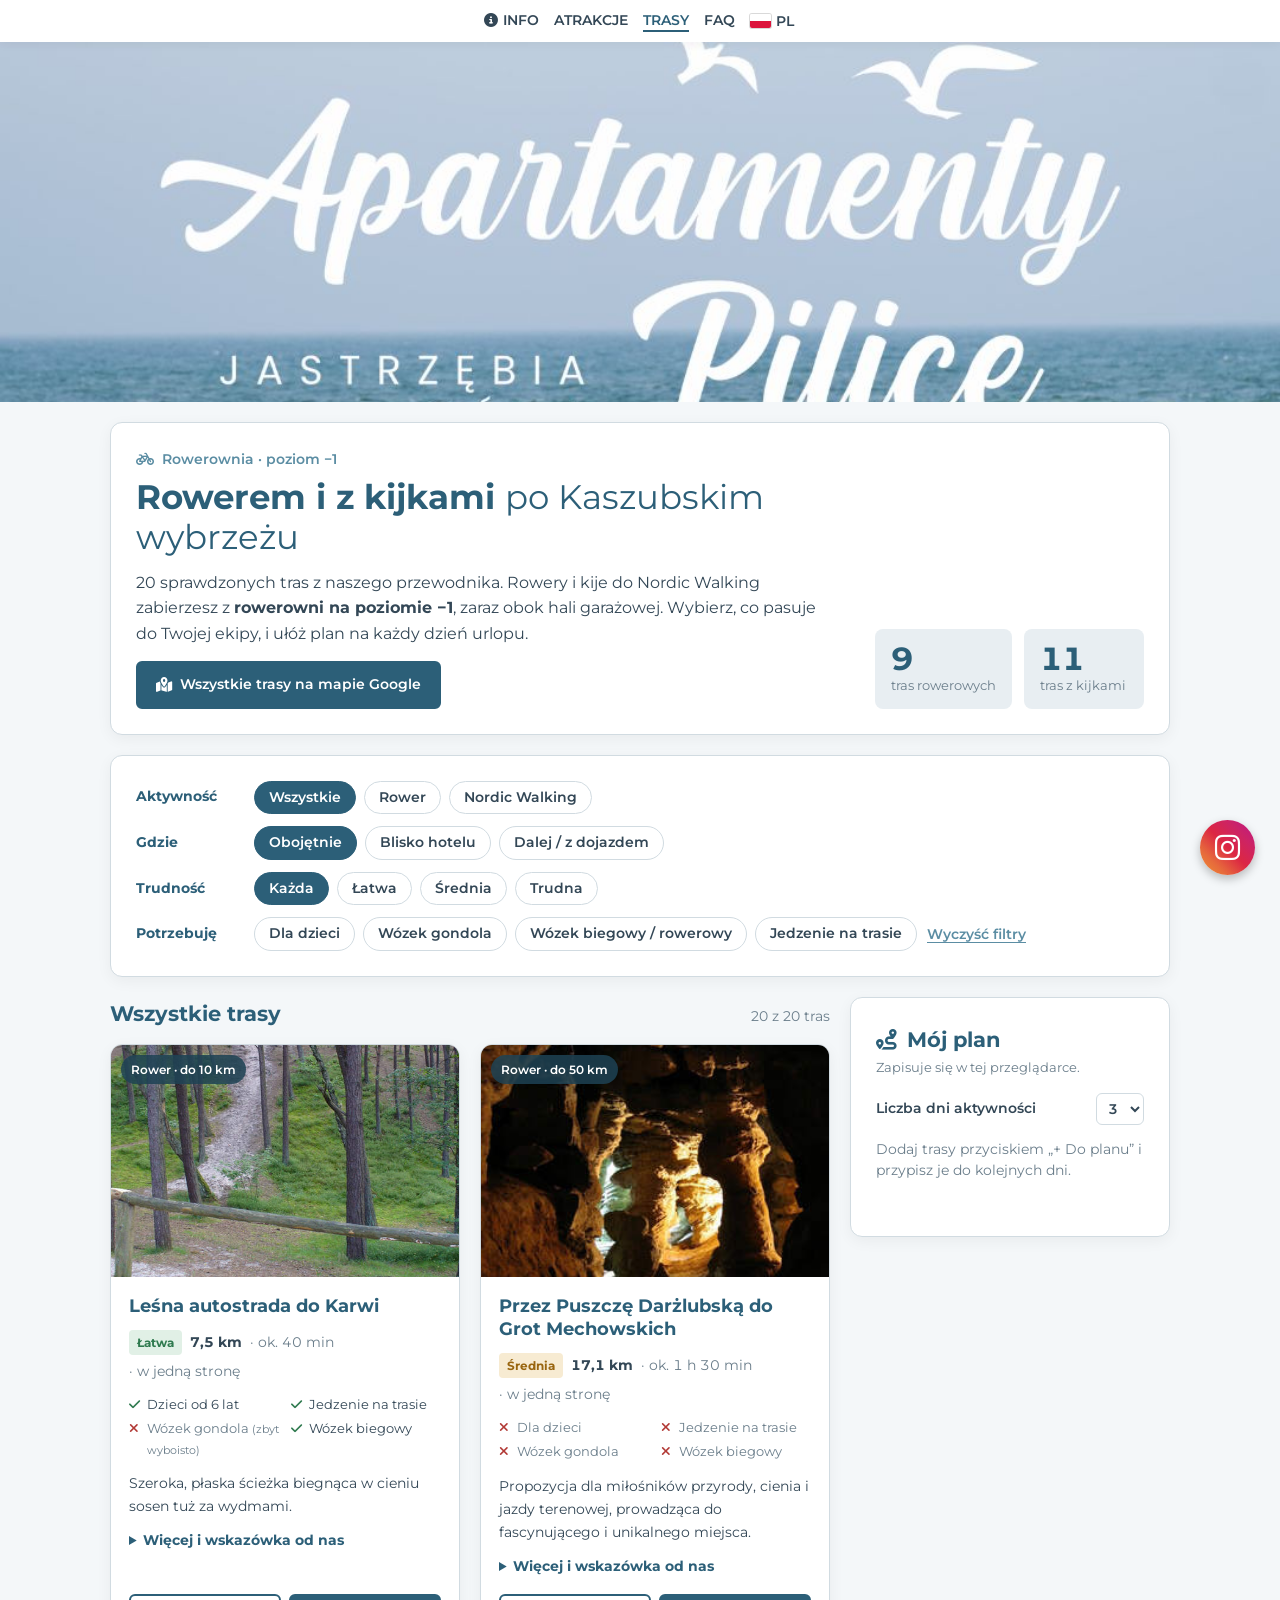
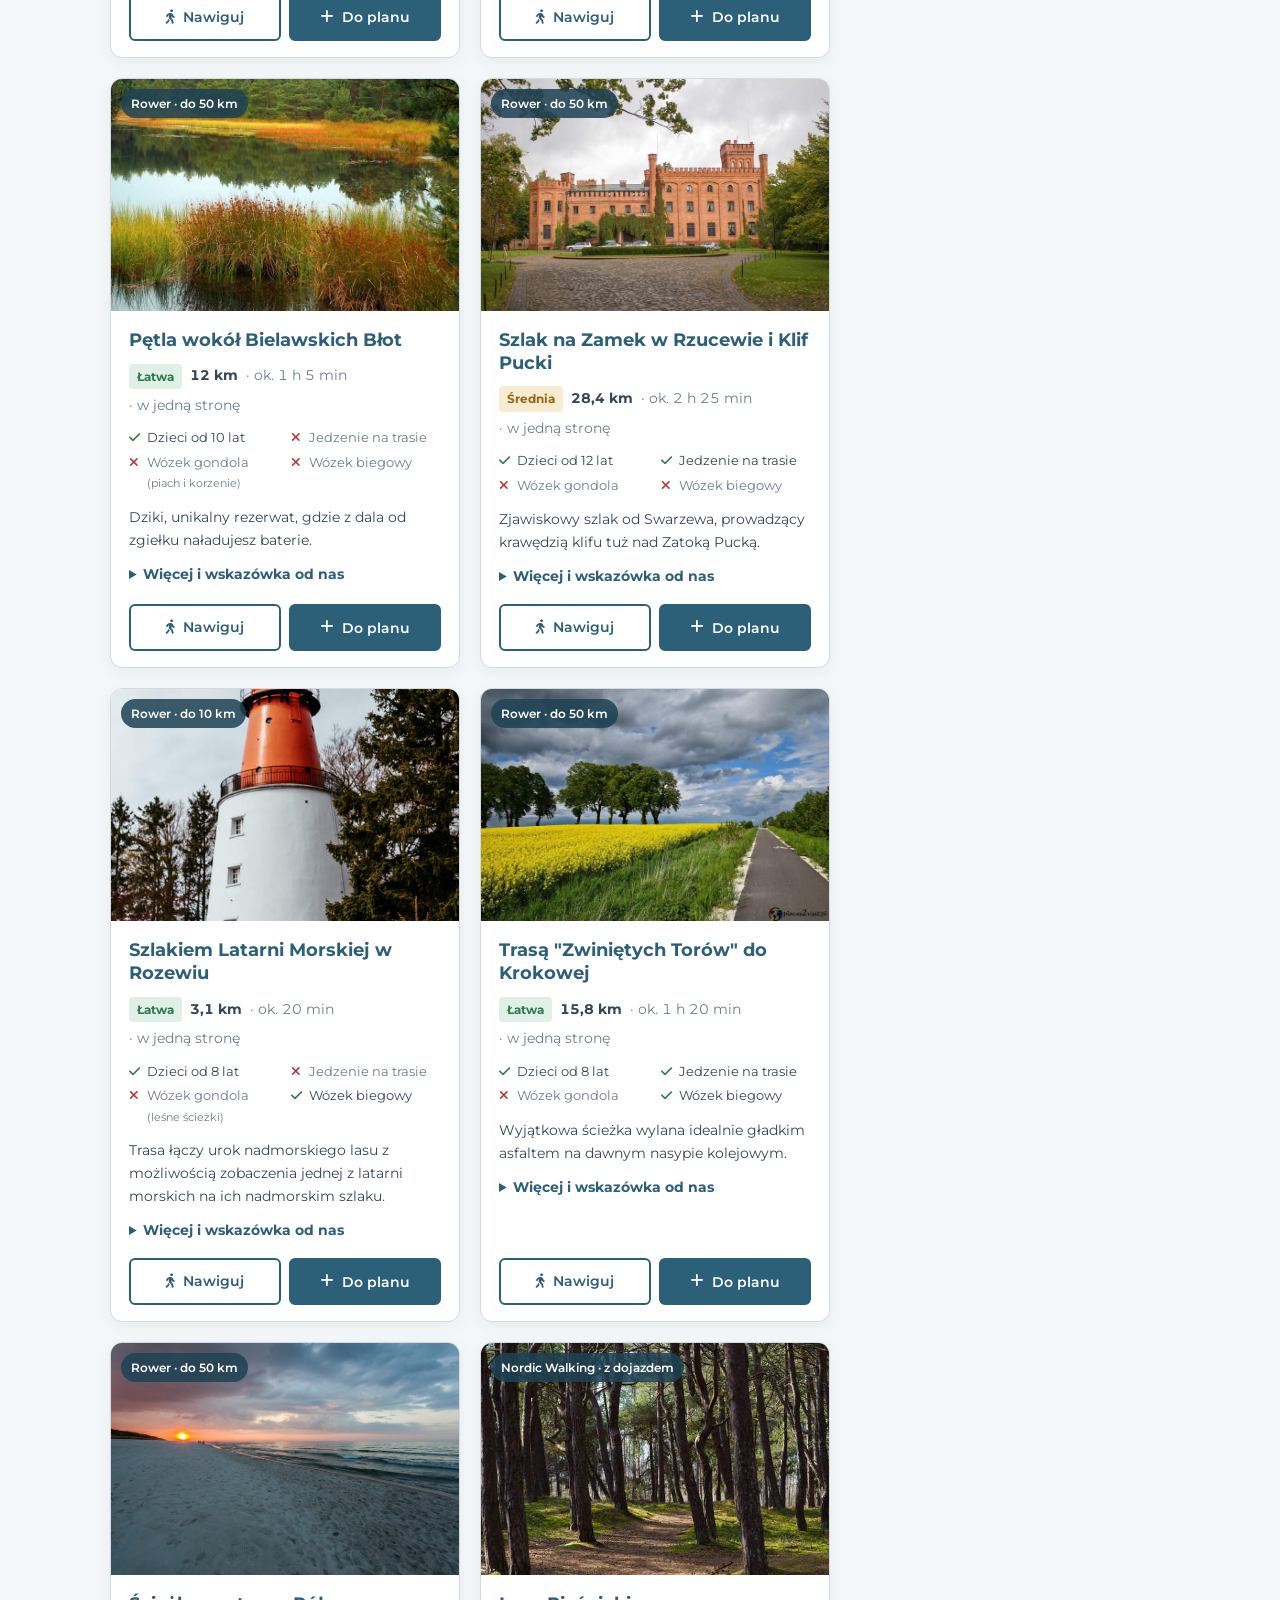
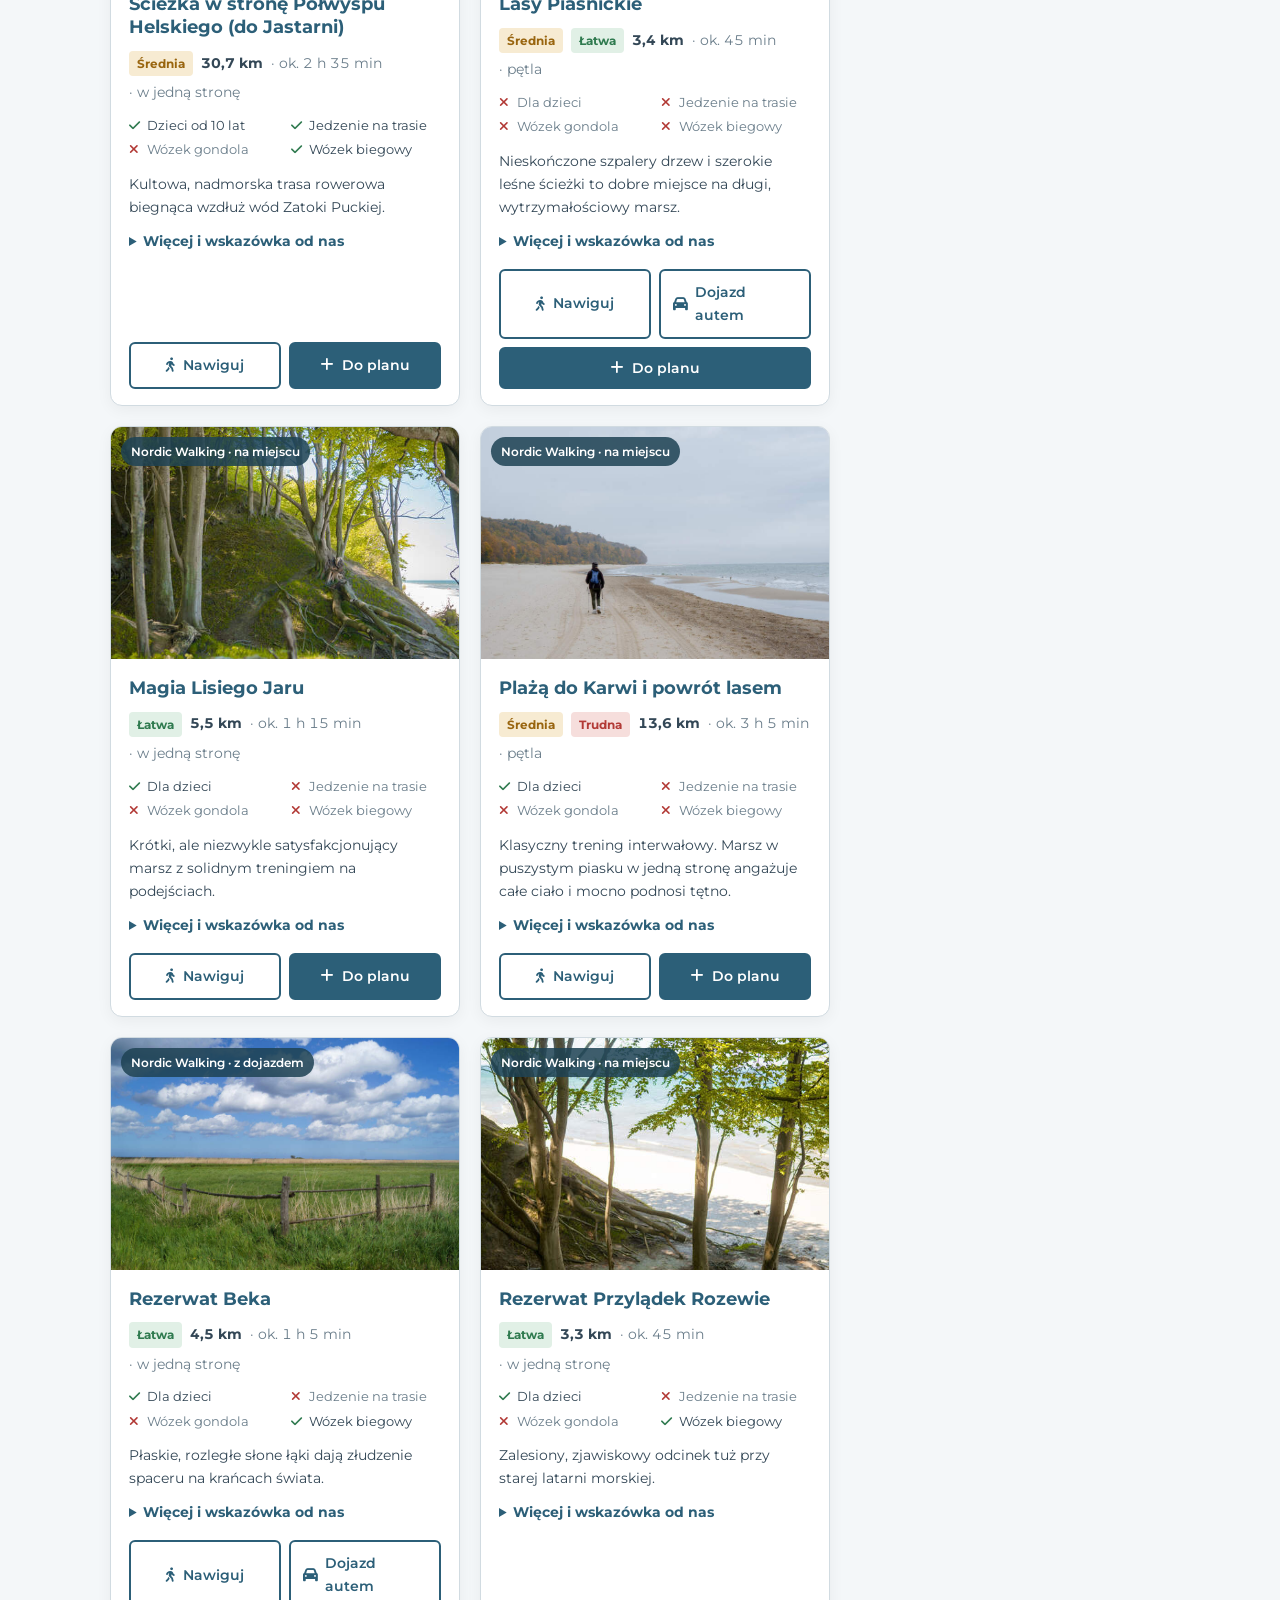
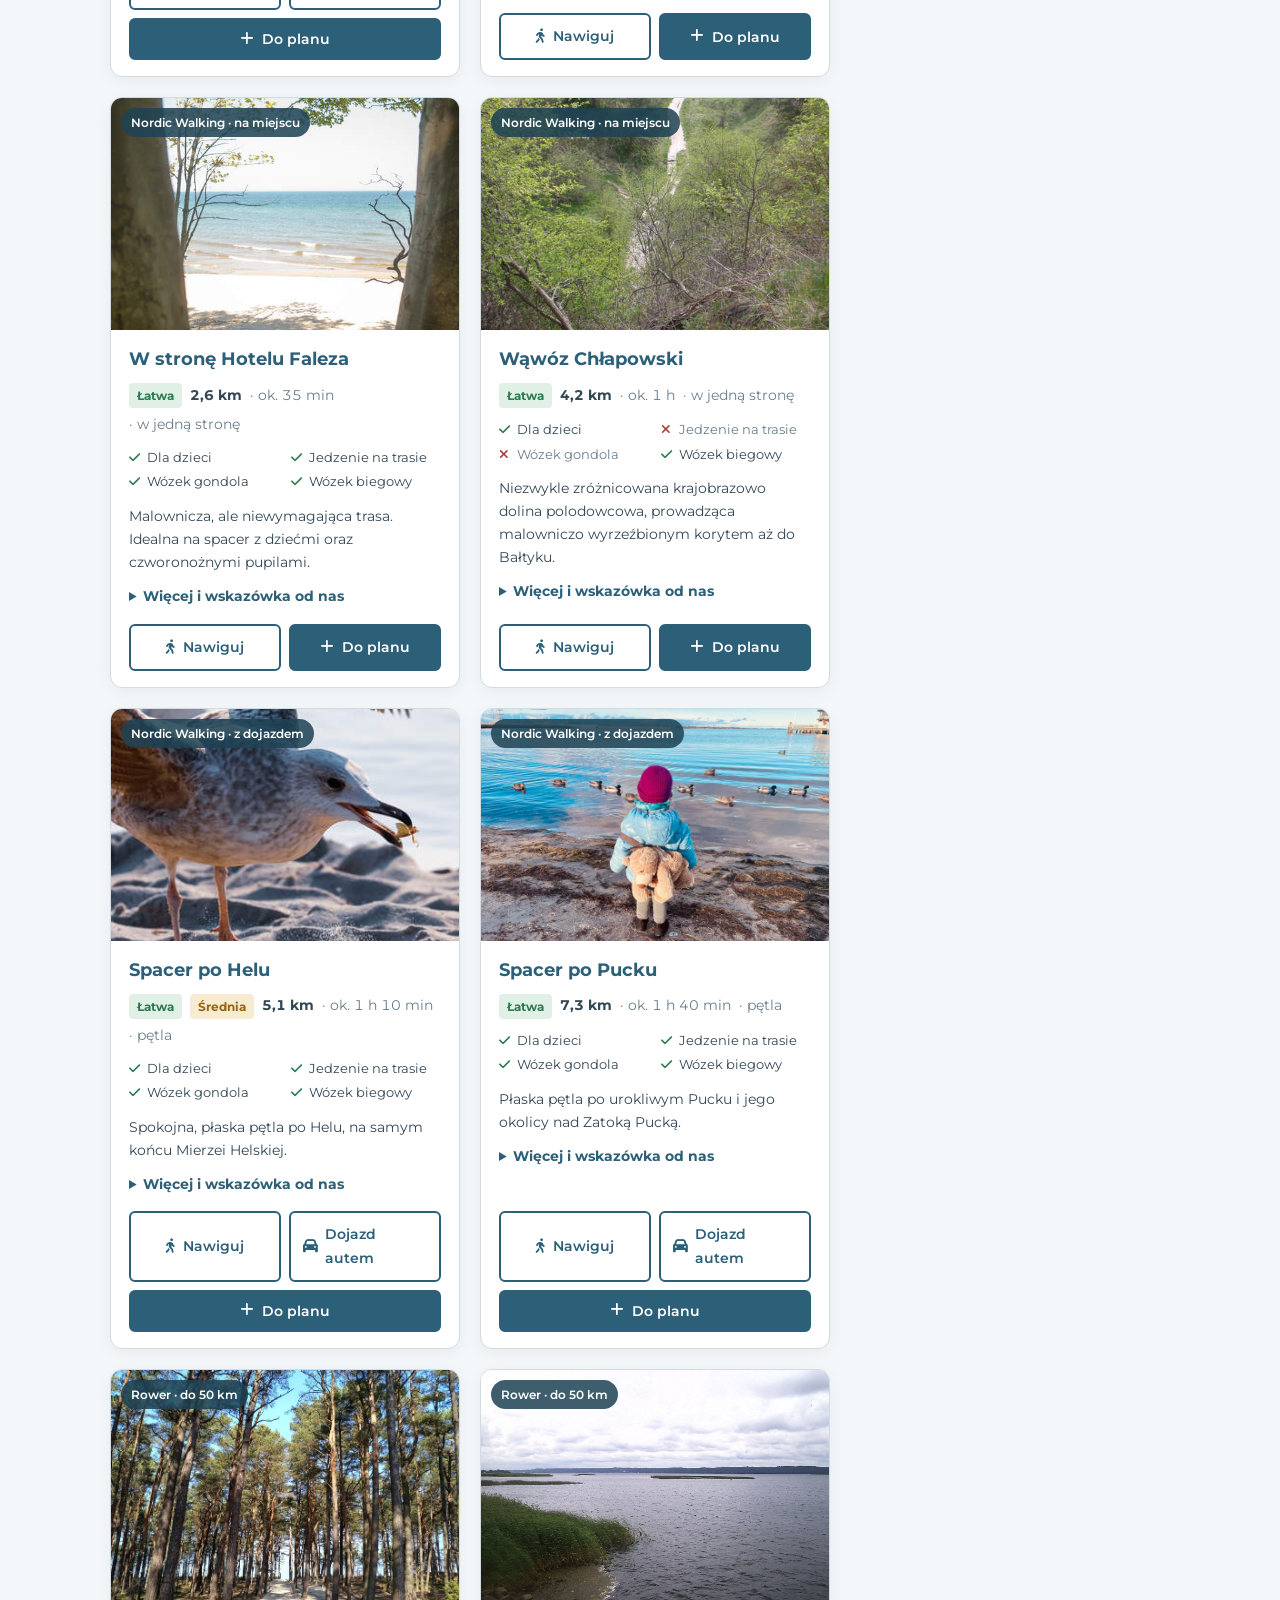
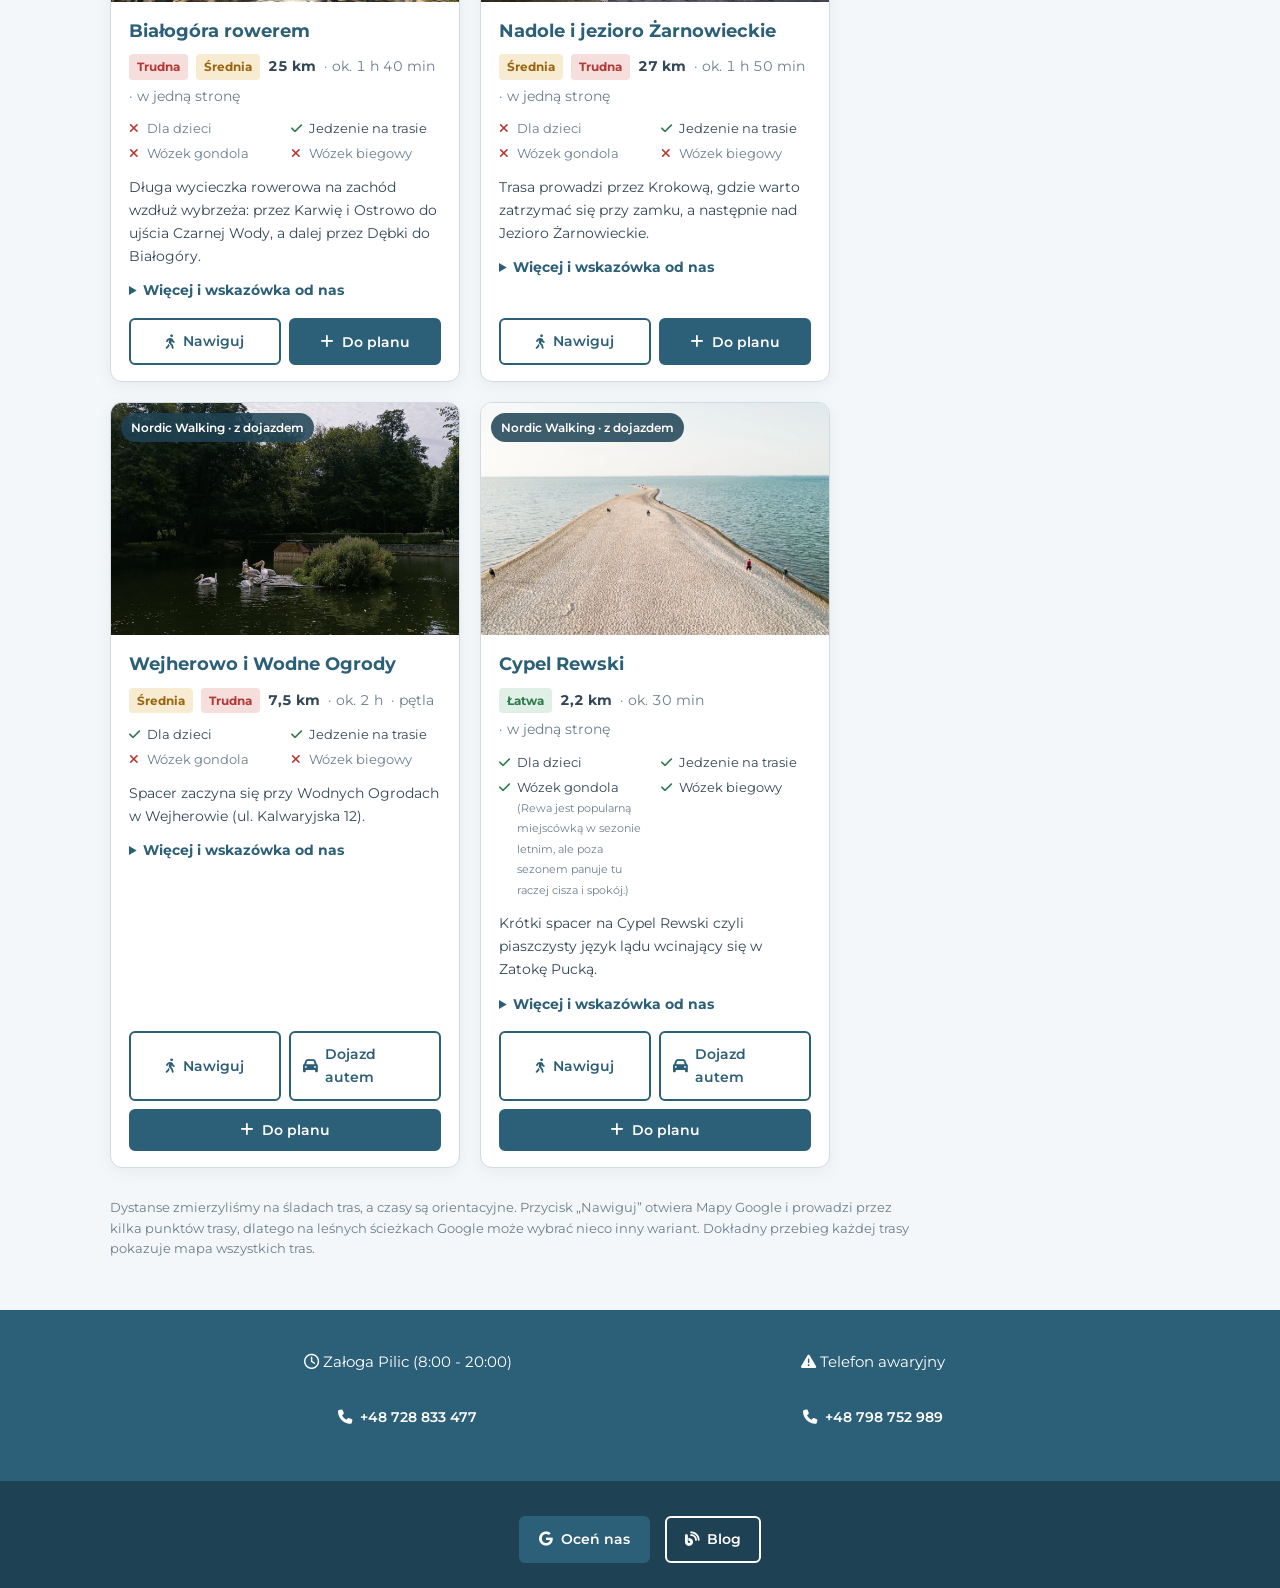
<file: trasy/index.html>
<!DOCTYPE html>
<html lang="pl">
<head>
    <meta charset="UTF-8">
    <meta name="viewport" content="width=device-width, initial-scale=1.0, viewport-fit=cover">
    <title>Planer tras Rower &amp; Nordic Walking - Apartamenty Pilice</title>
    <link href="https://fonts.googleapis.com/css2?family=Montserrat:wght@300;400;600;700&display=swap" rel="stylesheet">
    <link rel="stylesheet" href="https://cdnjs.cloudflare.com/ajax/libs/font-awesome/6.4.0/css/all.min.css">
    <link rel="stylesheet" href="../css/style.css">
    <!-- App: home-screen icon, colours and offline mode -->
    <link rel="manifest" href="../manifest.json">
    <link rel="icon" type="image/png" sizes="192x192" href="../icon-192.png">
    <link rel="apple-touch-icon" href="../icon-192.png">
    <meta name="theme-color" content="#2C5F78">
    <meta name="mobile-web-app-capable" content="yes">
    <meta name="apple-mobile-web-app-title" content="Pilice Guide">
</head>
<body class="page-trasy">

<nav class="top-nav">
    <ul>
        <li><a href="../index.html#info"><i class="fa-solid fa-circle-info"></i> Info</a></li>
        <li><a href="../index.html#rekreacja">Atrakcje</a></li>
        <li><a href="index.html" aria-current="page">Trasy</a></li>
        <li><a href="../index.html#faq">FAQ</a></li>
        <li class="nav-lang-item">
            <span class="lang-flag" id="lang-flag" aria-hidden="true"><svg viewBox="0 0 16 10" preserveAspectRatio="none"><rect width="16" height="5" fill="#fff"/><rect y="5" width="16" height="5" fill="#DC143C"/></svg></span>
            <select id="language-selector" aria-label="Język">
                <option value="index.html" selected>PL</option>
                <option value="../index_en.html">EN</option>
                <option value="../index_de.html">DE</option>
            </select>
        </li>
    </ul>
   <!--<div class="construction-banner">Już wkrótce :)</div>-->
</nav>

<header class="hero"></header>

<main class="container">

  <section class="card intro">
    <div>
      <p class="intro-place"><i class="fa-solid fa-bicycle"></i> Rowerownia · poziom −1</p>
      <h1>Rowerem i z kijkami <em>po Kaszubskim wybrzeżu</em></h1>
      <p class="lede"><span id="nAll">16</span> sprawdzonych tras z naszego przewodnika. Rowery i kije do Nordic Walking zabierzesz z <b>rowerowni na poziomie −1</b>, zaraz obok hali garażowej. Wybierz, co pasuje do Twojej ekipy, i ułóż plan na każdy dzień urlopu.</p>
      <a class="btn mapall" id="mapAll" href="#" target="_blank" rel="noopener" hidden><i class="fa-solid fa-map-location-dot"></i> Wszystkie trasy na mapie Google</a>
    </div>
    <div class="counts" aria-label="Liczba tras">
      <div class="count"><strong id="nBike">–</strong><span>tras rowerowych</span></div>
      <div class="count"><strong id="nNw">–</strong><span>tras z kijkami</span></div>
    </div>
  </section>

  <section class="card filters" aria-label="Filtry">
    <div class="frow" role="group" aria-label="Aktywność"><span class="flabel">Aktywność</span>
      <button class="chip" id="f-type-all" data-f="type" data-v="all" aria-pressed="true">Wszystkie</button>
      <button class="chip" id="f-type-bike" data-f="type" data-v="bike" aria-pressed="false">Rower</button>
      <button class="chip" id="f-type-nw" data-f="type" data-v="nw" aria-pressed="false">Nordic Walking</button>
    </div>
    <div class="frow" role="group" aria-label="Odległość"><span class="flabel">Gdzie</span>
      <button class="chip" id="f-zone-all" data-f="zone" data-v="all" aria-pressed="true">Obojętnie</button>
      <button class="chip" id="f-zone-near" data-f="zone" data-v="near" aria-pressed="false">Blisko hotelu</button>
      <button class="chip" id="f-zone-far" data-f="zone" data-v="far" aria-pressed="false">Dalej / z dojazdem</button>
    </div>
    <div class="frow" role="group" aria-label="Poziom trudności"><span class="flabel">Trudność</span>
      <button class="chip" id="f-diff-all" data-f="diff" data-v="all" aria-pressed="true">Każda</button>
      <button class="chip" id="f-diff-1" data-f="diff" data-v="1" aria-pressed="false">Łatwa</button>
      <button class="chip" id="f-diff-2" data-f="diff" data-v="2" aria-pressed="false">Średnia</button>
      <button class="chip" id="f-diff-3" data-f="diff" data-v="3" aria-pressed="false">Trudna</button>
    </div>
    <div class="frow" role="group" aria-label="Z kim"><span class="flabel">Potrzebuję</span>
      <button class="chip" id="f-kids" data-t="kids" aria-pressed="false">Dla dzieci</button>
      <button class="chip" id="f-gondola" data-t="gondola" aria-pressed="false">Wózek gondola</button>
      <button class="chip" id="f-runner" data-t="runner" aria-pressed="false">Wózek biegowy / rowerowy</button>
      <button class="chip" id="f-food" data-t="food" aria-pressed="false">Jedzenie na trasie</button>
      <button class="reset" id="f-reset" type="button">Wyczyść filtry</button>
    </div>
  </section>

  <div class="layout">
    <div>
      <div class="resultbar"><h2 id="resTitle">Wszystkie trasy</h2><p id="resCount"></p></div>
      <div class="grid" id="grid"></div>
    </div>
    <aside class="card plan" id="plan" aria-label="Mój plan">
      <div>
        <h2><i class="fa-solid fa-route"></i> Mój plan</h2>
        <p class="sub">Zapisuje się w tej przeglądarce.</p>
      </div>
      <label class="stay" for="days">Liczba dni aktywności
        <select id="days"></select>
      </label>
      <div id="planBody"></div>
      <div class="total" id="total" hidden></div>
      <div class="planactions" id="planActions" hidden>
        <button class="btn" id="copyPlan" type="button"><i class="fa-regular fa-copy"></i> Kopiuj plan</button>
        <button class="btn btn-outline" id="clearPlan" type="button">Wyczyść</button>
      </div>
      <p class="status" id="status" role="status"></p>
      <textarea id="copyfallback" hidden readonly aria-label="Plan do skopiowania"></textarea>
    </aside>
  </div>

  <p class="note">Dystanse zmierzyliśmy na śladach tras, a czasy są orientacyjne. Przycisk „Nawiguj” otwiera Mapy Google i prowadzi przez kilka punktów trasy, dlatego na leśnych ścieżkach Google może wybrać nieco inny wariant. Dokładny przebieg każdej trasy pokazuje mapa wszystkich tras.</p>
</main>

<footer class="footer-main">
    <div class="footer-container">
        <div class="footer-section">
            <p><i class="fa-regular fa-clock"></i> Załoga Pilic (8:00 - 20:00)</p>
            <a href="tel:+48728833477" class="btn">
                <i class="fa-solid fa-phone"></i> +48 728 833 477
            </a>
        </div>
        <div class="footer-section">
            <p><i class="fa-solid fa-triangle-exclamation"></i> Telefon awaryjny</p>
            <a href="tel:+48798752989" class="btn">
                <i class="fa-solid fa-phone"></i> +48 798 752 989
            </a>
        </div>
    </div>
</footer>

<div class="footer-secondary">
    <div class="footer-links-container">
        <a href="https://g.page/r/CXRovuStNT1yEBM/review" target="_blank" rel="noopener" class="btn">
            <i class="fa-brands fa-google"></i> Oceń nas
        </a>
        <a href="https://www.apartamenty-pilice.pl/blog" target="_blank" rel="noopener" class="btn btn-outline-light">
            <i class="fa-solid fa-blog"></i> Blog
        </a>
    </div>
</div>

<button class="fab" id="fab" type="button">Mój plan</button>

<div class="ig-floating-container">
    <div class="ig-popup">Pokaż jak świetnie bawisz się w JG i oznacz nas na IG!</div>
    <a href="https://www.instagram.com/apartamentypilice/" target="_blank" rel="noopener" class="ig-btn" aria-label="Instagram">
        <i class="fa-brands fa-instagram"></i>
    </a>
</div>

<script src="trasy.js"></script>
<script src="../js/main.js"></script>
</body>
</html>
</file>
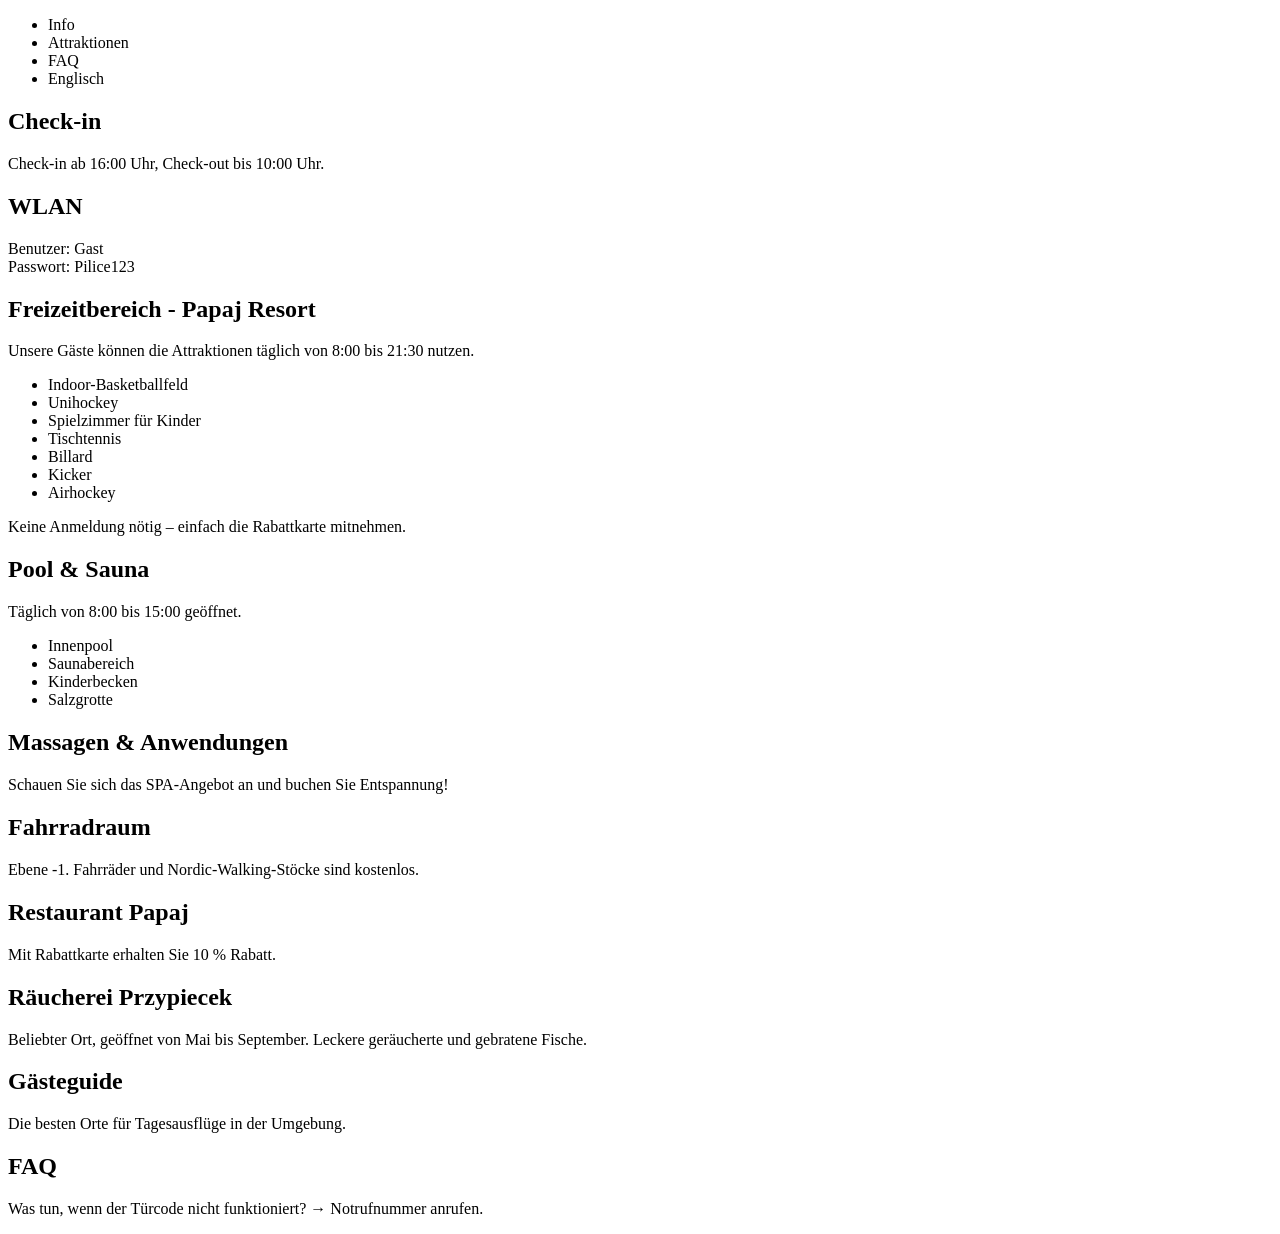
<file: index_de.html.html>
<!DOCTYPE html>
<html lang="de">
<head>
<meta charset="UTF-8">
<meta name="viewport" content="width=device-width, initial-scale=1.0">
<title>Apartamenty Pilice - Gästeguide</title>
</head>
<body>

<nav>
<ul>
<li>Info</li>
<li>Attraktionen</li>
<li>FAQ</li>
<li>Englisch</li>
</ul>
</nav>

<h2>Check-in</h2>
<p>Check-in ab 16:00 Uhr, Check-out bis 10:00 Uhr.</p>

<h2>WLAN</h2>
<p>Benutzer: Gast<br>Passwort: Pilice123</p>

<h2>Freizeitbereich - Papaj Resort</h2>
<p>Unsere Gäste können die Attraktionen täglich von 8:00 bis 21:30 nutzen.</p>

<ul>
<li>Indoor-Basketballfeld</li>
<li>Unihockey</li>
<li>Spielzimmer für Kinder</li>
<li>Tischtennis</li>
<li>Billard</li>
<li>Kicker</li>
<li>Airhockey</li>
</ul>

<p>Keine Anmeldung nötig – einfach die Rabattkarte mitnehmen.</p>

<h2>Pool & Sauna</h2>
<p>Täglich von 8:00 bis 15:00 geöffnet.</p>

<ul>
<li>Innenpool</li>
<li>Saunabereich</li>
<li>Kinderbecken</li>
<li>Salzgrotte</li>
</ul>

<h2>Massagen & Anwendungen</h2>
<p>Schauen Sie sich das SPA-Angebot an und buchen Sie Entspannung!</p>

<h2>Fahrradraum</h2>
<p>Ebene -1. Fahrräder und Nordic-Walking-Stöcke sind kostenlos.</p>

<h2>Restaurant Papaj</h2>
<p>Mit Rabattkarte erhalten Sie 10 % Rabatt.</p>

<h2>Räucherei Przypiecek</h2>
<p>Beliebter Ort, geöffnet von Mai bis September. Leckere geräucherte und gebratene Fische.</p>

<h2>Gästeguide</h2>
<p>Die besten Orte für Tagesausflüge in der Umgebung.</p>

<h2>FAQ</h2>
<p>Was tun, wenn der Türcode nicht funktioniert? → Notrufnummer anrufen.</p>

</body>
</html>
</file>
<file: css/style.css>
/* ==========================================================
   Apartamenty Pilice – wspólny arkusz stylów
   Used by: index.html, index_en.html, index_de.html, trasy/index.html

   1. Colours & base
   2. Navigation + language selector
   3. Hero & search
   4. Layout & cards
   5. Carousel
   6. Buttons & frames
   7. FAQ
   8. Footer
   9. Instagram button
   10. Route planner (trasy/index.html only, scoped to .page-trasy)
   11. Responsive
   ========================================================== */


/* ---------- 1. Colours & base ---------- */
:root {
    --primary: #2C5F78;
    --secondary: #5B8DA3;
    --bg-color: #F4F7F9;
    --card-bg: #FFFFFF;
    --text-color: #334756;
    --muted: #6B7E8B;
    --frame-bg: #E8EEF2;
    --border-color: #D1DBE1;
    --nav-bg: rgba(255, 255, 255, 0.95);
    --footer-alt: #1E4254;
    --shadow: 0 4px 15px rgba(0,0,0,0.05);

    /* Difficulty labels in the route planner */
    --easy: #2F7A4F;  --easy-bg: #E1F0E6;
    --mid:  #99650F;  --mid-bg:  #F7EBD2;
    --hard: #B23A36;  --hard-bg: #F6DEDC;

    /* Real value is measured by JavaScript on every page */
    --nav-height: 56px;
}

body {
    font-family: 'Montserrat', sans-serif;
    margin: 0;
    padding: 0;
    color: var(--text-color);
    background-color: var(--bg-color);
    line-height: 1.6;
}

[hidden] { display: none !important; }

a:focus-visible,
button:focus-visible,
select:focus-visible {
    outline: 2px solid var(--secondary);
    outline-offset: 2px;
}


/* ---------- 2. Navigation + language selector ---------- */
.top-nav {
    position: fixed;
    top: 0;
    width: 100%;
    background: var(--nav-bg);
    backdrop-filter: blur(10px);
    box-shadow: 0 2px 10px rgba(0,0,0,0.05);
    z-index: 1000;
    padding: 10px 0;
    padding-top: calc(10px + env(safe-area-inset-top, 0px));
}
.top-nav ul {
    list-style: none;
    margin: 0;
    padding: 0;
    display: flex;
    gap: 15px;
    justify-content: center;
    flex-wrap: wrap;
}
.top-nav a {
    text-decoration: none;
    color: var(--text-color);
    font-weight: 600;
    font-size: 0.85rem;
    text-transform: uppercase;
    display: flex;
    align-items: center;
    gap: 5px;
}
.top-nav a[aria-current="page"] {
    color: var(--primary);
    box-shadow: inset 0 -2px 0 var(--primary);
}

.mobile-menu:not(.open) {
    visibility: hidden;
    pointer-events: none;
}

.nav-lang-item {
    display: flex;
    align-items: center;
    gap: 5px;
}
.lang-flag {
    display: inline-flex;
    width: 21px;
    height: 14px;
    border-radius: 2px;
    overflow: hidden;
    box-shadow: 0 0 0 1px rgba(0,0,0,0.15); /* thin frame so the white of the PL flag is visible */
    flex-shrink: 0;
}
.lang-flag svg {
    width: 100%;
    height: 100%;
    display: block;
}
#language-selector {
    background: transparent;
    border: none;
    color: var(--text-color);
    font-family: 'Montserrat', sans-serif;
    font-weight: 600;
    font-size: 0.85rem;
    text-transform: uppercase;
    cursor: pointer;
    outline: none;
    padding: 0;
    appearance: none;
    -webkit-appearance: none;
}
#language-selector option {
    background-color: white;
    color: var(--text-color);
}
.nav-lang-item:hover #language-selector {
    color: var(--primary);
}


/* ---------- 3. Hero & search ---------- */
.hero {
    width: 100%;
    height: 40vh;
    margin-top: var(--nav-height);
    background: var(--primary) url('../img/hero1.jpg') center/cover no-repeat;
}

.search-container {
    text-align: center;
    padding: 18px 20px;
    background-color: var(--bg-color);
}
#searchInput {
    width: 100%;
    max-width: 600px;
    padding: 12px 20px;
    border-radius: 25px;
    border: 1px solid var(--border-color);
    outline: none;
    font-size: 1rem;
    box-shadow: 0 4px 6px rgba(0,0,0,0.05);
    font-family: 'Montserrat', sans-serif;
    box-sizing: border-box;
}


/* ---------- 4. Layout & cards ---------- */
.container { max-width: 1100px; margin: 20px auto; padding: 0 20px; }

.row {
    display: grid;
    grid-template-columns: repeat(auto-fit, minmax(300px, 1fr));
    gap: 20px;
    margin-bottom: 20px;
}

.card {
    background: var(--card-bg);
    border-radius: 12px;
    padding: 25px;
    box-shadow: var(--shadow);
    border: 1px solid var(--border-color);
    display: flex;
    flex-direction: column;
}
.card.big-card {
    display: grid;
    grid-template-columns: 1.2fr 0.8fr;
    gap: 30px;
    margin-bottom: 30px;
}
.card h2 {
    margin-top: 0;
    color: var(--primary);
    font-size: 1.3rem;
    display: flex;
    align-items: center;
    gap: 10px;
}

.icon-list {
    list-style: none;
    padding: 0;
    display: grid;
    grid-template-columns: repeat(auto-fill, minmax(200px, 1fr));
    gap: 10px;
    margin: 15px 0;
}
.icon-list li { display: flex; align-items: center; gap: 8px; font-size: 0.9rem; }
.icon-list i { color: var(--primary); width: 18px; }

/* Embedded PDF guide */
.pdf-container {
    width: 100%;
    height: 300px;
    border-radius: 8px;
    overflow: hidden;
}
.pdf-container iframe { border: none; }


/* ---------- 5. Carousel ---------- */
.carousel {
    position: relative;
    width: 100%;
    aspect-ratio: 16 / 9;   /* fixed ratio so the layout doesn't jump */
    max-height: 450px;
    border-radius: 8px;
    overflow: hidden;
    background: #f0f0f0;    /* shown while the photo loads */
}
.carousel img {
    position: absolute;
    top: 0;
    left: 0;
    width: 100%;
    height: 100%;
    object-fit: cover;
    opacity: 0;
    transition: opacity 0.8s ease-in-out;
    z-index: 1;
}
.carousel img.active {
    opacity: 1;
    z-index: 2;
}


/* ---------- 6. Buttons & frames ---------- */
.btn {
    display: inline-flex;
    align-items: center;
    justify-content: center;
    gap: 8px;
    background: var(--primary);
    color: white;
    padding: 10px 18px;
    border: 2px solid var(--primary);
    border-radius: 6px;
    text-decoration: none;
    font-family: inherit;
    font-weight: 600;
    font-size: 0.9rem;
    transition: 0.3s;
    margin-top: 10px;
    cursor: pointer;
}
.btn-outline { background: transparent; color: var(--primary); }
.btn-outline-light { background: transparent; color: white; border-color: white; }
.btn-start { align-self: flex-start; }      /* keeps a single button from stretching across a card */
.btn-row { display: flex; gap: 10px; margin-top: 15px; }

.frame {
    background-color: var(--frame-bg);
    border-left: 4px solid var(--primary);
    padding: 15px;
    border-radius: 4px;
    margin: 15px 0;
    font-size: 0.9rem;
}


/* ---------- 7. FAQ ---------- */
.card h2.faq-title { margin-bottom: 20px; }

.faq-container {
    display: flex;
    flex-direction: column;
    gap: 12px;
    margin-top: 20px;
}
details.faq-item {
    background: var(--frame-bg);
    border: none;
    border-radius: 8px;
    padding: 0;
    overflow: hidden;
    transition: background 0.3s ease;
}
details.faq-item:hover {
    background: var(--border-color);
}
details.faq-item summary {
    padding: 18px 20px;
    list-style: none;
    font-weight: 700;
    color: var(--primary);
    cursor: pointer;
    font-size: 0.95rem;
}
details.faq-item summary::-webkit-details-marker {
    display: none;
}
details.faq-item p {
    padding: 0 20px 20px 20px;
    margin: 0;
    font-size: 0.9rem;
    color: var(--text-color);
    line-height: 1.5;
    display: flex;
    flex-wrap: wrap;
    gap: 10px;
    align-items: center;
}


/* ---------- 8. Footer ---------- */
.footer-main {
    background: var(--primary);
    color: white;
    padding: 40px 20px;
    margin-top: 50px;
}
.footer-container {
    max-width: 900px;
    margin: 0 auto;
    display: flex;
    flex-wrap: wrap;
    gap: 30px;
    justify-content: space-around;
    text-align: center;
}
.footer-section {
    flex: 1;
    min-width: 250px;
    display: flex;
    flex-direction: column;
    align-items: center;
    gap: 10px;
}
.footer-section p {
    margin: 0;
    font-weight: 400;
    font-size: 0.95rem;
}
.footer-secondary {
    background: var(--footer-alt);
    color: white;
    padding: 25px 20px;
    padding-bottom: calc(25px + env(safe-area-inset-bottom, 0px));
    text-align: center;
}
.footer-links-container {
    display: flex;
    justify-content: center;
    gap: 15px;
    flex-wrap: wrap;
}


/* ---------- 9. Instagram button ---------- */
.ig-floating-container {
    position: fixed;
    bottom: calc(25px + env(safe-area-inset-bottom, 0px));
    right: 25px;
    z-index: 9999;
    display: flex;
    flex-direction: column;
    align-items: flex-end;
    /* The box is as big as the (hidden) popup + button. Let taps pass
       through it, so only the round button itself is clickable. */
    pointer-events: none;
}
.ig-popup {
    background-color: var(--primary);
    color: white;
    padding: 12px 15px;
    border-radius: 8px;
    font-size: 0.85rem;
    margin-bottom: 12px;
    box-shadow: 0 4px 10px rgba(0,0,0,0.15);
    opacity: 0;
    visibility: hidden;
    transition: all 0.3s ease;
    max-width: 220px;
    text-align: center;
    font-weight: 600;
    pointer-events: none;
}
.ig-popup::after {           /* small arrow pointing at the button */
    content: '';
    position: absolute;
    bottom: 52px;
    right: 15px;
    border-width: 8px;
    border-style: solid;
    border-color: var(--primary) transparent transparent transparent;
}
.ig-floating-container:hover .ig-popup {
    opacity: 1;
    visibility: visible;
    transform: translateY(-5px);
}
.ig-btn {
    background: linear-gradient(45deg, #f09433 0%, #e6683c 25%, #dc2743 50%, #cc2366 75%, #bc1888 100%);
    color: white;
    width: 55px;
    height: 55px;
    border-radius: 50%;
    display: flex;
    justify-content: center;
    align-items: center;
    font-size: 1.8rem;
    box-shadow: 0 4px 10px rgba(0,0,0,0.25);
    text-decoration: none;
    transition: transform 0.3s ease;
    pointer-events: auto;
}
.ig-btn:hover {
    transform: scale(1.1);
}


/* ---------- 10. Route planner (trasy/index.html) ---------- */
.page-trasy *,
.page-trasy *::before,
.page-trasy *::after { box-sizing: border-box; }
.page-trasy img { max-width: 100%; }
.page-trasy .card { margin-bottom: 20px; }

/* Intro */
.intro { display: grid; grid-template-columns: minmax(0, 1fr) auto; gap: 25px; align-items: end; }
.intro-place { display: flex; align-items: center; gap: 8px; color: var(--secondary); font-weight: 600; font-size: 0.9rem; margin: 0; }
.intro h1 { color: var(--primary); font-size: clamp(1.5rem, 3.4vw, 2.1rem); line-height: 1.2; margin: 6px 0 12px; }
.intro h1 em { font-style: normal; font-weight: 400; }
.lede { max-width: 62ch; margin: 0; }
.mapall { margin-top: 15px; align-self: flex-start; }
.counts { display: flex; gap: 12px; }
.count { background: var(--frame-bg); border-radius: 8px; padding: 12px 16px; display: grid; min-width: 120px; }
.count strong { color: var(--primary); font-size: 2rem; line-height: 1.1; font-variant-numeric: tabular-nums; }
.count span { font-size: 0.8rem; color: var(--muted); }

/* Filters */
.filters { display: grid; gap: 12px; }
.frow { display: flex; flex-wrap: wrap; gap: 8px; align-items: center; }
.flabel { font-size: 0.85rem; color: var(--primary); font-weight: 700; min-width: 110px; }
.chip {
    appearance: none;
    border: 1px solid var(--border-color);
    background: var(--card-bg);
    color: var(--text-color);
    font: 600 0.85rem/1 'Montserrat', sans-serif;
    padding: 9px 14px;
    border-radius: 25px;
    cursor: pointer;
}
.chip:hover { border-color: var(--primary); color: var(--primary); }
.chip[aria-pressed="true"] { background: var(--primary); border-color: var(--primary); color: #fff; }
.reset {
    background: none;
    border: 0;
    color: var(--secondary);
    font: 600 0.85rem 'Montserrat', sans-serif;
    cursor: pointer;
    padding: 6px 2px;
    text-decoration: underline;
    text-underline-offset: 3px;
}

/* Results + plan layout */
.layout { display: grid; grid-template-columns: minmax(0, 1fr) 320px; gap: 20px; align-items: start; }
.resultbar { display: flex; justify-content: space-between; align-items: baseline; gap: 12px; margin-bottom: 14px; flex-wrap: wrap; }
.resultbar h2 { color: var(--primary); font-size: 1.3rem; margin: 0; }
.resultbar p { margin: 0; color: var(--muted); font-size: 0.9rem; }
.grid { display: grid; grid-template-columns: repeat(auto-fill, minmax(260px, 1fr)); gap: 20px; }
.empty { padding: 40px 20px; text-align: center; color: var(--muted); background: var(--card-bg); border-radius: 12px; border: 1px dashed var(--border-color); }

/* Route card */
.route {
    background: var(--card-bg);
    border-radius: 12px;
    overflow: hidden;
    box-shadow: var(--shadow);
    border: 1px solid var(--border-color);
    display: flex;
    flex-direction: column;
}
.photo { position: relative; aspect-ratio: 3/2; overflow: hidden; background: var(--frame-bg); }
.photo img { position: absolute; inset: 0; width: 100%; height: 100%; object-fit: cover; display: block; }
.tag {
    position: absolute;
    left: 10px;
    top: 10px;
    background: rgba(30, 66, 84, 0.85);
    color: #fff;
    font-size: 0.75rem;
    font-weight: 600;
    padding: 5px 10px;
    border-radius: 25px;
}
.route .body { padding: 18px 18px 16px; display: flex; flex-direction: column; gap: 12px; flex: 1; }
.route h3 { color: var(--primary); font-size: 1.1rem; line-height: 1.3; margin: 0; }
.stats { display: flex; gap: 6px 8px; flex-wrap: wrap; align-items: center; font-variant-numeric: tabular-nums; }
.diff { font-size: 0.75rem; font-weight: 700; padding: 3px 8px; border-radius: 4px; }
.d1 { background: var(--easy-bg); color: var(--easy); }
.d2 { background: var(--mid-bg); color: var(--mid); }
.d3 { background: var(--hard-bg); color: var(--hard); }
.stat { font-size: 0.85rem; color: var(--muted); }
.stat b { color: var(--text-color); font-weight: 700; }
.facts { display: grid; grid-template-columns: 1fr 1fr; gap: 4px 12px; font-size: 0.8rem; margin: 0; padding: 0; list-style: none; }
.facts li { padding-left: 18px; position: relative; }
.facts small { color: var(--muted); }
.yes::before, .no::before { font-family: "Font Awesome 6 Free"; font-weight: 900; position: absolute; left: 0; top: 0; }
.yes::before { content: "\f00c"; color: var(--easy); }
.no::before  { content: "\f00d"; color: var(--hard); }
.no { color: var(--muted); }
.why { margin: 0; font-size: 0.9rem; }
details.more summary { cursor: pointer; color: var(--primary); font-weight: 700; font-size: 0.85rem; }
details.more[open] summary { margin-bottom: 8px; }
details.more .why + .why { margin-top: 8px; }
.tip { margin: 12px 0 0; }
.tip b { display: block; font-size: 0.8rem; color: var(--primary); margin-bottom: 2px; }
.thumbs { display: grid; grid-template-columns: repeat(3, 1fr); gap: 6px; margin-top: 10px; }
.thumbs img { width: 100%; aspect-ratio: 1; object-fit: cover; border-radius: 6px; display: block; }
.actions { display: flex; flex-wrap: wrap; gap: 8px; margin-top: auto; padding-top: 4px; }
.actions .btn { flex: 1; min-width: 120px; padding: 10px 12px; margin-top: 0; }
.btn.added { background: var(--frame-bg); color: var(--primary); border-color: var(--frame-bg); }
.btn-ghost { background: transparent; color: var(--muted); border-color: var(--border-color); cursor: default; }

/* "Mój plan" panel */
aside.plan {
    position: sticky;
    top: calc(var(--nav-height) + 16px);
    display: grid;
    gap: 14px;
    max-height: calc(100vh - var(--nav-height) - 32px);
    overflow: auto;
    margin-bottom: 0;
}
.plan h2 { margin: 0; }
.plan .sub { color: var(--muted); font-size: 0.8rem; margin: 2px 0 0; }
.stay { display: flex; align-items: center; justify-content: space-between; gap: 10px; font-size: 0.9rem; font-weight: 600; }
.page-trasy select {
    font: 600 0.85rem 'Montserrat', sans-serif;
    padding: 6px 8px;
    border-radius: 6px;
    border: 1px solid var(--border-color);
    background: var(--card-bg);
    color: var(--text-color);
}
.page-trasy #language-selector { padding: 0; border: none; background: transparent; }
.day { border-top: 1px solid var(--border-color); padding-top: 10px; display: grid; gap: 8px; }
.dayhead { display: flex; justify-content: space-between; align-items: baseline; }
.dayhead h4 { margin: 0; font-size: 0.85rem; color: var(--primary); }
.dayhead span { font-size: 0.8rem; color: var(--muted); font-variant-numeric: tabular-nums; }
.pitem { display: grid; grid-template-columns: minmax(0, 1fr) auto auto; gap: 6px; align-items: center; font-size: 0.85rem; }
.pitem .nm { overflow-wrap: anywhere; font-weight: 600; }
.pitem .nm small { display: block; color: var(--muted); font-size: 0.75rem; font-weight: 400; }
.page-trasy .pitem select { padding: 4px 6px; font-size: 0.8rem; }
.x { background: none; border: 0; color: var(--muted); font-size: 1.1rem; cursor: pointer; padding: 2px 6px; border-radius: 6px; }
.x:hover { color: var(--hard); }
.dayempty, .planempty { font-size: 0.85rem; color: var(--muted); margin: 0; }
.total {
    display: flex;
    justify-content: space-between;
    gap: 10px;
    background: var(--frame-bg);
    border-left: 4px solid var(--primary);
    border-radius: 4px;
    padding: 10px 12px;
    font-size: 0.85rem;
    font-variant-numeric: tabular-nums;
}
.total span { white-space: nowrap; }
.total b { color: var(--primary); text-align: right; }
.planactions { display: flex; gap: 8px; flex-wrap: wrap; }
.planactions .btn { flex: 1; margin-top: 0; }
.status { font-size: 0.8rem; color: var(--easy); font-weight: 600; min-height: 1.2em; margin: 0; }
textarea#copyfallback {
    width: 100%;
    min-height: 120px;
    font: 0.8rem/1.4 'Montserrat', sans-serif;
    border-radius: 6px;
    border: 1px solid var(--border-color);
    background: var(--bg-color);
    color: var(--text-color);
    padding: 8px;
}
.note { color: var(--muted); font-size: 0.8rem; margin: 30px 0 0; max-width: 90ch; }

/* Floating "Mój plan" button – phones only (see section 11) */
.fab { display: none; }


/* ---------- 11. Responsive ---------- */
@media (max-width: 900px) {
    .layout { grid-template-columns: 1fr; }
    aside.plan { position: static; max-height: none; }
    .fab {
        display: flex;
        position: fixed;
        left: 16px;
        right: 96px;              /* leaves room for the Instagram button */
        bottom: calc(25px + env(safe-area-inset-bottom, 0px));
        height: 55px;
        align-items: center;
        justify-content: center;
        gap: 8px;
        background: var(--primary);
        color: #fff;
        border: 0;
        border-radius: 28px;
        font: 700 0.95rem 'Montserrat', sans-serif;
        box-shadow: 0 4px 10px rgba(0,0,0,0.25);
        z-index: 9998;
        cursor: pointer;
    }
    .page-trasy .footer-secondary { padding-bottom: calc(100px + env(safe-area-inset-bottom, 0px)); }
}

@media (max-width: 850px) {
    .card.big-card { grid-template-columns: 1fr; }
    .hero { height: 30vh; }
    .icon-list { grid-template-columns: 1fr; }
}

@media (max-width: 768px) {
    .carousel {
        aspect-ratio: 4 / 3;
        max-height: 300px;
    }
}

@media (max-width: 700px) {
    .intro { grid-template-columns: 1fr; }
    .counts .count { flex: 1; }
}

/* "Coming soon" strip at the bottom of the nav bar.
   To remove it: delete the <div class="construction-banner"> line from each page. */
.construction-banner {
    background: #F2C94C;
    color: #3A2F00;
    text-align: center;
    font-size: 0.8rem;
    font-weight: 600;
    padding: 5px 12px;
    margin: 10px 0 -10px;   /* flush with the bottom edge of the nav bar */
}
@media (max-width: 600px) {
    .construction-banner { margin: 8px 0 -8px; font-size: 0.75rem; }
}

@media (max-width: 480px) {
    .top-nav ul { gap: 10px; }
    .top-nav a { font-size: 0.75rem; }
    .container { padding: 0 15px; }
}

@media (max-width: 600px) {
    .top-nav { padding-top: calc(8px + env(safe-area-inset-top, 0px)); padding-bottom: 8px; }
    .top-nav ul { gap: 12px 16px; padding: 0 10px; }
    .top-nav a { font-size: 0.72rem; }
    .hero { height: 22vh; min-height: 140px; }
    .search-container { padding: 16px 15px; }
    #searchInput { padding: 11px 16px; font-size: 0.95rem; }
    .flabel { min-width: 100%; }

    .footer-section {
        min-width: 100%;
        border-bottom: 1px solid rgba(255,255,255,0.1);
        padding-bottom: 20px;
    }
    .footer-section:last-child { border-bottom: none; }
    /* room at the very bottom so "Oceń nas" / "Blog" aren't under the Instagram button */
    .footer-secondary { padding-bottom: calc(100px + env(safe-area-inset-bottom, 0px)); }
    .footer-section .btn {
        width: 100%;
        box-sizing: border-box;
    }
}

@media (prefers-reduced-motion: reduce) {
    .btn, .ig-btn, .ig-popup, .carousel img { transition: none; }
}
</file>
